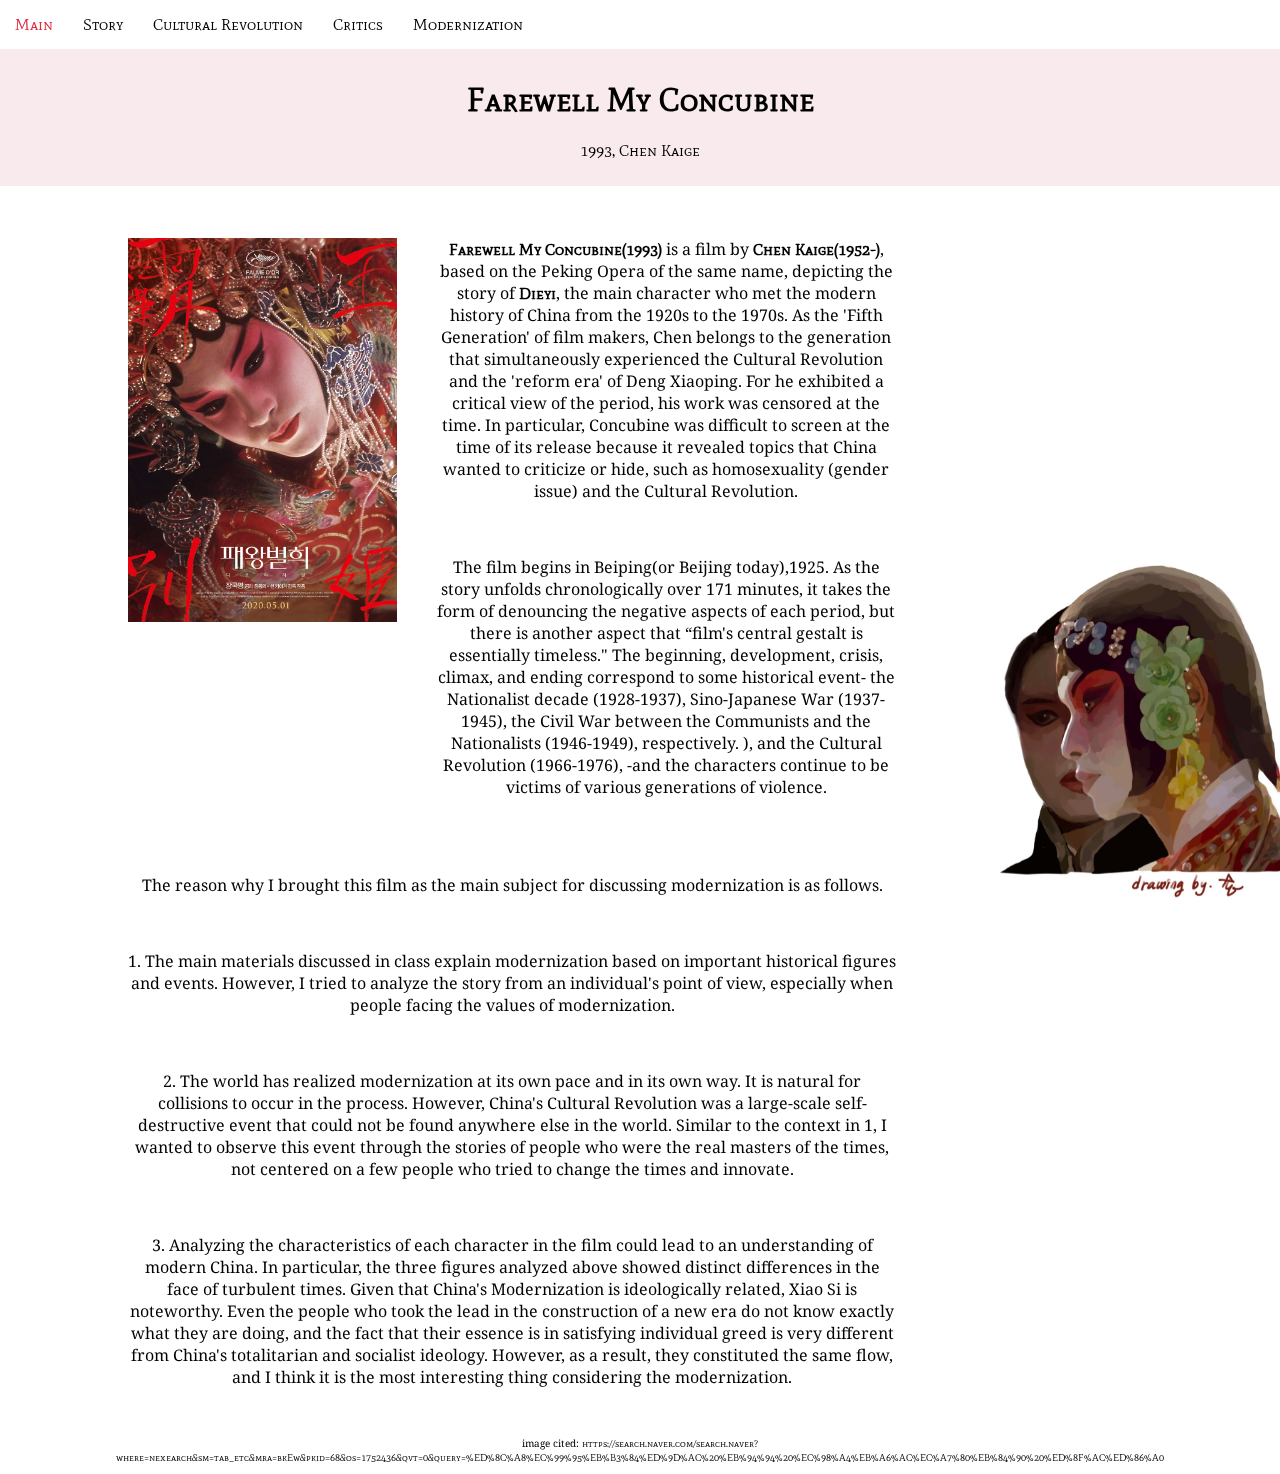
<file: index.html>
<!DOCTYPE html>

<html>
	<head>
    <link href="css/styles.css" rel="stylesheet">
		<style>


		</style>
    <link rel="preconnect" href="https://fonts.gstatic.com">
    <link href="https://fonts.googleapis.com/css2?family=Mate+SC&display=swap" rel="stylesheet">
    <link rel="preconnect" href="https://fonts.gstatic.com">
  <link href="https://fonts.googleapis.com/css2?family=Noto+Serif&display=swap" rel="stylesheet">
 

  </head>
  <body style="text-align: center">
    <div class="bgImage"><img src="images/drawing.jpg"></div>
      <nav>
        <ul class="nav-container">
          <li class="nav-item"><a href="#" style="color:#E1283F;">Main</a></li>
          <li class="nav-item"><a href="storyline.html">Story</a></li>
          <li class="nav-item"><a href="crevolution.html">Cultural Revolution</a></li>
          <li class="nav-item"><a href="critics.html">Critics</a></li>
          <li class="nav-item"><a href="modernization.html">Modernization</a></li>

        </ul>
      </nav>
    
    <div class="redbar">
      <h1>Farewell My Concubine</h1>
      <p style="font-family: 'Mate SC', serif;">1993, Chen Kaige</p>
    </div>
      <br>
      <br>

      <div class="contents">
        <img id="poster" src="images/concubinePoster.jpg">
        <p><span class="title">Farewell My Concubine(1993)</span> is a film by <span class="title">Chen Kaige(1952-)</span>, based on the Peking Opera of the same name, depicting the story of <span class="title">Dieyi</span>, the main character who met the modern history of China from the 1920s to the 1970s. As the 'Fifth Generation' of film makers, Chen belongs to the generation that simultaneously experienced the Cultural Revolution and the 'reform era' of Deng Xiaoping. For he exhibited a critical view of the period, his work was censored at the time. In particular, Concubine was difficult to screen at the time of its release because it revealed topics that China wanted to criticize or hide, such as homosexuality (gender issue) and the Cultural Revolution.</p>
        <br>
        <p>The film begins in Beiping(or Beijing today),1925. As the story unfolds chronologically over 171 minutes,  it takes the form of denouncing the negative aspects of each period, but there is another aspect that  “film's central gestalt is essentially timeless." The beginning, development, crisis, climax, and ending correspond to some historical event- the Nationalist decade (1928-1937), Sino-Japanese War (1937-1945), the Civil War between the Communists and the Nationalists (1946-1949), respectively. ), and the Cultural Revolution (1966-1976), -and the characters continue to be victims of various generations of violence.</p>
        <br>
        <br>

         <p>The reason why I brought this film as the main subject for discussing modernization is as follows.</p>
         <br>
         <p>1. The main materials discussed in class explain modernization based on important historical figures and events. However, I tried to analyze the story from an individual's point of view, especially when people facing the values of modernization.</p>
         <br>
         <p>2. The world has realized modernization at its own pace and in its own way. It is natural for collisions to occur in the process. However, China's Cultural Revolution was a large-scale self-destructive event that could not be found anywhere else in the world. Similar to the context in 1, I wanted to observe this event through the stories of people who were the real masters of the times, not centered on a few people who tried to change the times and innovate.</p>
         <br>
         <p>3. Analyzing the characteristics of each character in the film could lead to an understanding of modern China. In particular, the three figures analyzed above showed distinct differences in the face of turbulent times. Given that China's Modernization is ideologically related, Xiao Si is noteworthy. Even the people who took the lead in the construction of a new era do not know exactly what they are doing, and the fact that their essence is in satisfying individual greed is very different from China's totalitarian and socialist ideology. However, as a result, they constituted the same flow, and I think it is the most interesting thing considering the modernization.</p>
         <br>
      </div>

      <p id="source">image cited: <a href="https://search.naver.com/search.naver?where=nexearch&sm=tab_etc&mra=bkEw&pkid=68&os=1752436&qvt=0&query=%ED%8C%A8%EC%99%95%EB%B3%84%ED%9D%AC%20%EB%94%94%20%EC%98%A4%EB%A6%AC%EC%A7%80%EB%84%90%20%ED%8F%AC%ED%86%A0">https://search.naver.com/search.naver?where=nexearch&sm=tab_etc&mra=bkEw&pkid=68&os=1752436&qvt=0&query=%ED%8C%A8%EC%99%95%EB%B3%84%ED%9D%AC%20%EB%94%94%20%EC%98%A4%EB%A6%AC%EC%A7%80%EB%84%90%20%ED%8F%AC%ED%86%A0</a></p>
     
</html>
</file>
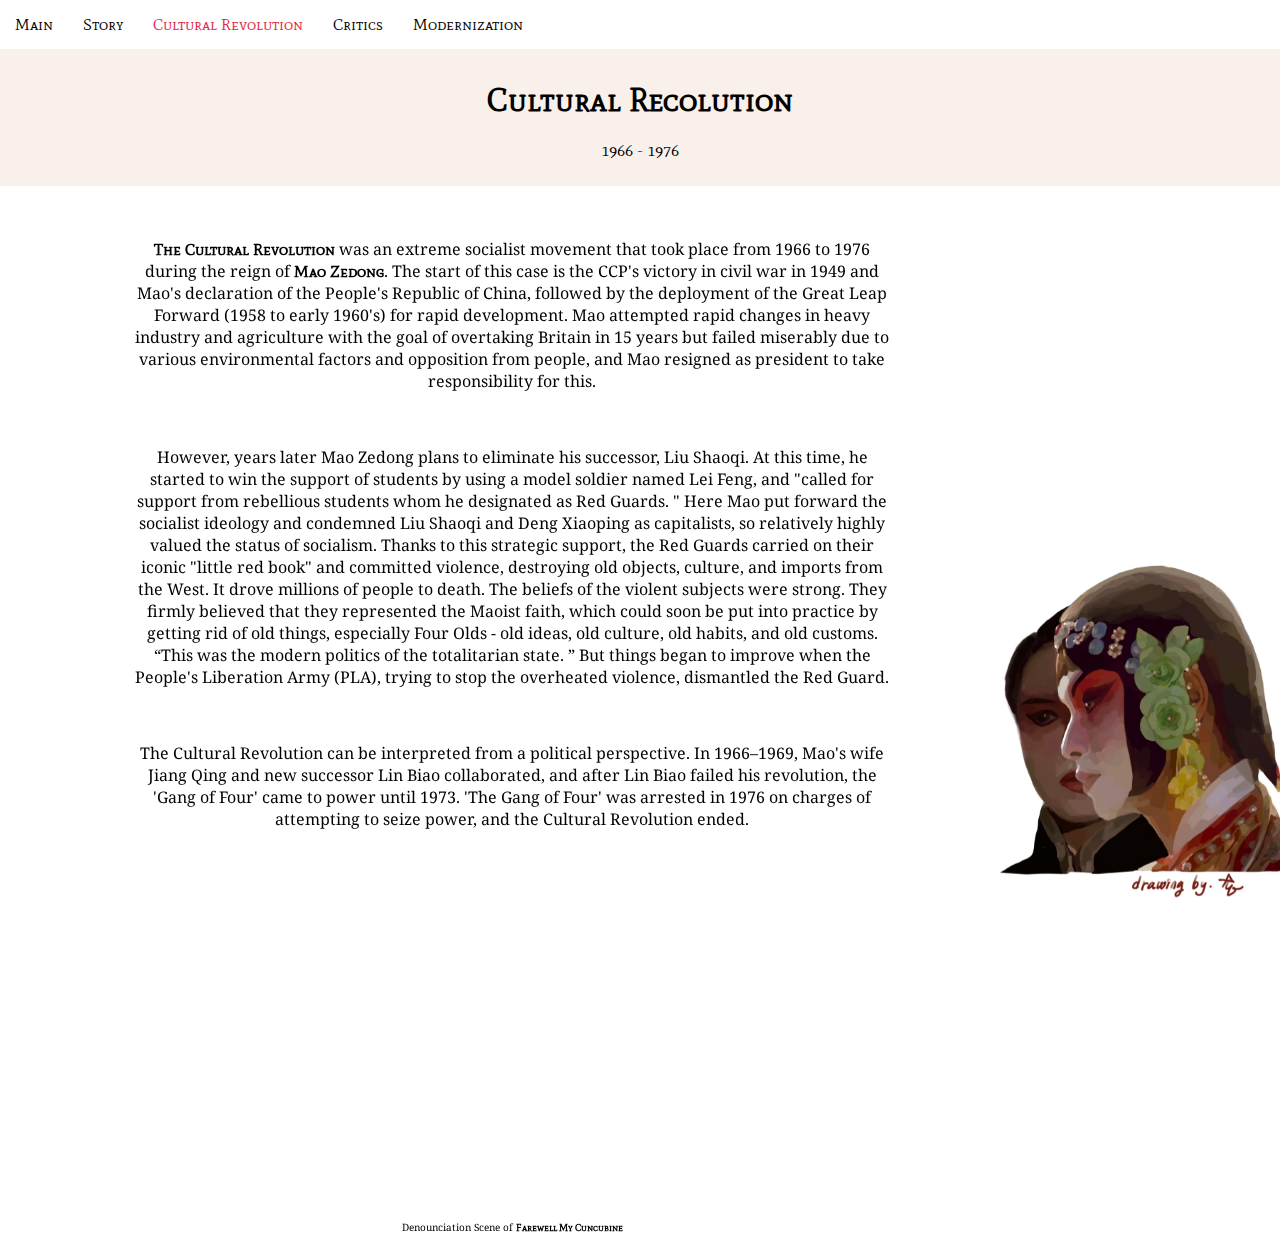
<file: crevolution.html>
<!DOCTYPE html>

<html>
	<head>
    <link href="css/styles.css" rel="stylesheet">
		<style>

		</style>
    <link rel="preconnect" href="https://fonts.gstatic.com">
    <link href="https://fonts.googleapis.com/css2?family=Mate+SC&display=swap" rel="stylesheet">
    <link rel="preconnect" href="https://fonts.gstatic.com">
<link href="https://fonts.googleapis.com/css2?family=Noto+Serif&display=swap" rel="stylesheet">
 

  </head>
  <body style="text-align: center">
    <div class="bgImage"><img src="images/drawing.jpg"></div>
      <nav>
        <ul class="nav-container">
          <li class="nav-item"><a href="index.html">Main</a></li>
          <li class="nav-item"><a href="storyline.html">Story</a></li>
          <li class="nav-item"><a href="crevolution.html" style="color:#E1283F;">Cultural Revolution</a></li>
          <li class="nav-item"><a href="critics.html">Critics</a></li>
          <li class="nav-item"><a href="modernization.html">Modernization</a></li>
        </ul>
      </nav>
    
    <div class="redbar" style="  background-color: #F9F0EB; padding: 10px 0 10px 0;">
      <h1>Cultural Recolution</h1>
      <p style="font-family: 'Mate SC', serif;">1966 - 1976</p>
    </div>
      <br>
      <br>

      <div class="contents">
        <p><span class="title">The Cultural Revolution</span> was an extreme socialist movement that took place from 1966 to 1976 during the reign of <span class="title">Mao Zedong</span>. The start of this case is the CCP's victory in civil war in 1949 and Mao's declaration of the People's Republic of China, followed by the deployment of the Great Leap Forward (1958 to early 1960's) for rapid development. Mao attempted rapid changes in heavy industry and agriculture with the goal of overtaking Britain in 15 years but failed miserably due to various environmental factors and opposition from people, and Mao resigned as president to take responsibility for this.</p>
        <br>
        <p>However, years later Mao Zedong plans to eliminate his successor, Liu Shaoqi. At this time, he started to win the support of students by using a model soldier named Lei Feng, and "called for support from rebellious students whom he designated as Red Guards. " Here Mao put forward the socialist ideology and condemned Liu Shaoqi and Deng Xiaoping as capitalists, so relatively highly valued the status of socialism. Thanks to this strategic support, the Red Guards carried on their iconic "little red book" and committed violence, destroying old objects, culture, and imports from the West. It drove millions of people to death. The beliefs of the violent subjects were strong. They firmly believed that they represented the Maoist faith, which could soon be put into practice by getting rid of old things, especially Four Olds - old ideas, old culture, old habits, and old customs. “This was the modern politics of the totalitarian state. ” But things began to improve when the People's Liberation Army (PLA), trying to stop the overheated violence, dismantled the Red Guard.</p>
        <br>
        <p>The Cultural Revolution can be interpreted from a political perspective. In 1966–1969, Mao's wife Jiang Qing and new successor Lin Biao collaborated, and after Lin Biao failed his revolution, the 'Gang of Four' came to power until 1973. 'The Gang of Four' was arrested in 1976 on charges of attempting to seize power, and the Cultural Revolution ended.</p>
        <br>
        <br>
        <iframe width="560" height="315" src="https://www.youtube.com/embed/P_5ryh9ND68" title="YouTube video player" frameborder="0" allow="accelerometer; autoplay; clipboard-write; encrypted-media; gyroscope; picture-in-picture" allowfullscreen></iframe>
        <p class="info">Denounciation Scene of <span class="title">Farewell My Cuncubine</span></p>
      </div>
</html>
</file>
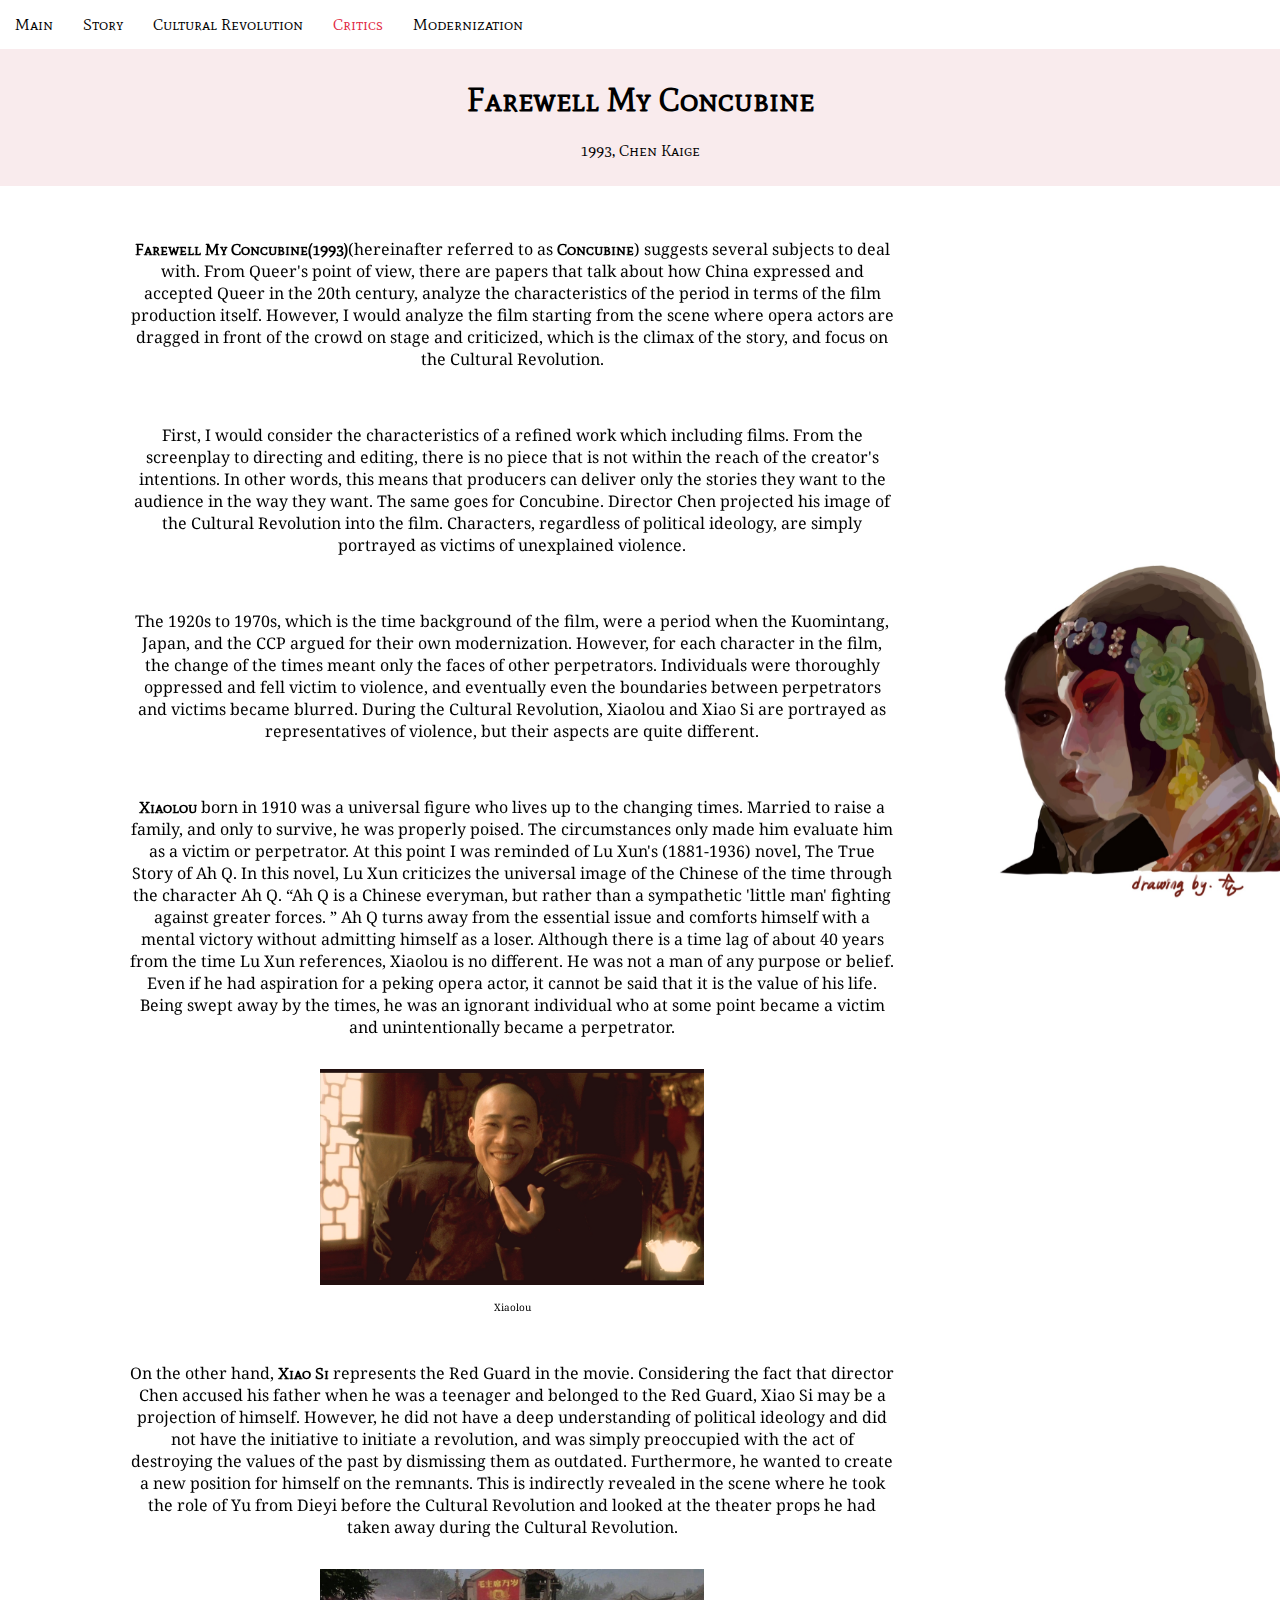
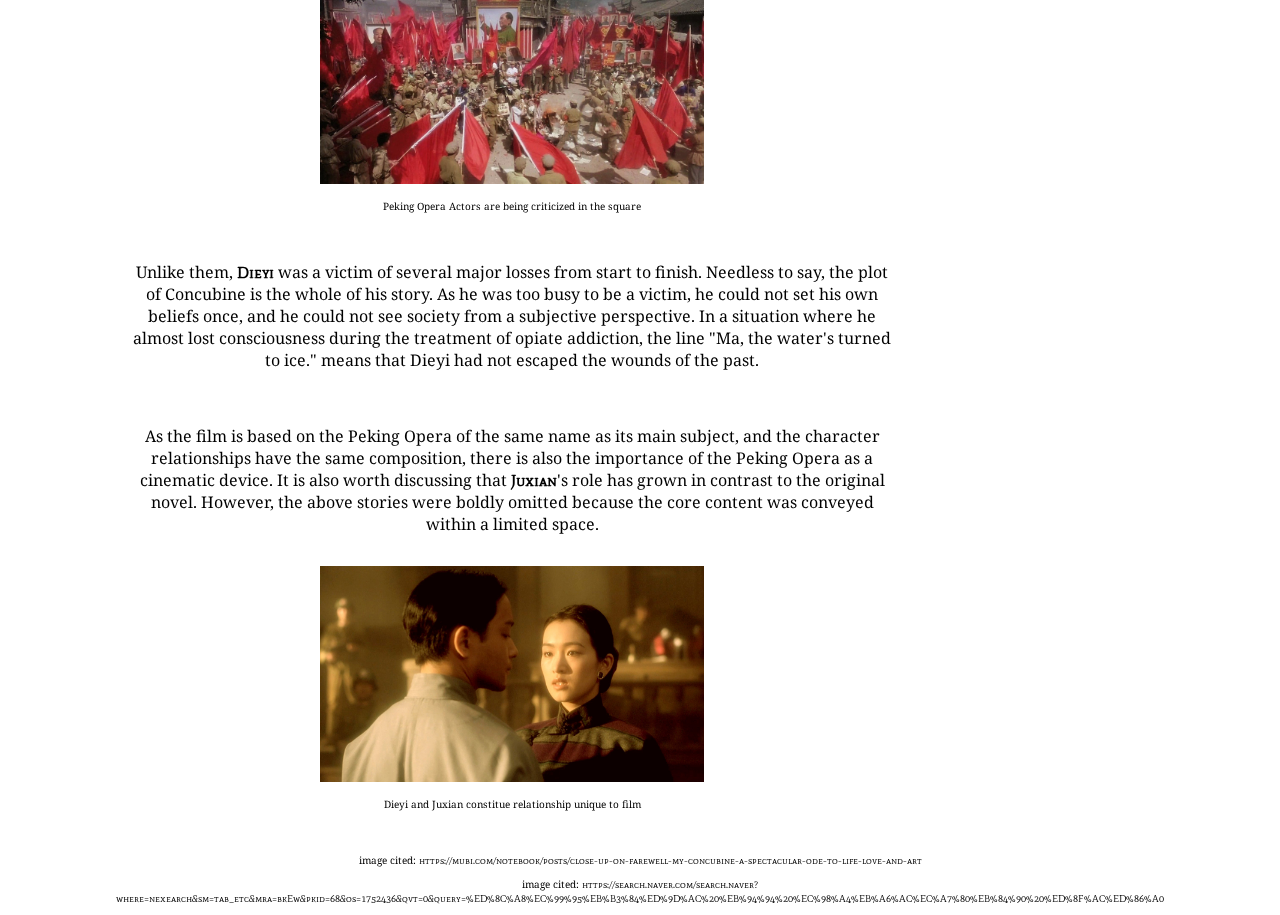
<file: critics.html>
<!DOCTYPE html>

<html>
	<head>
    <link href="css/styles.css" rel="stylesheet">
		<style>

		</style>
    <link rel="preconnect" href="https://fonts.gstatic.com">
    <link href="https://fonts.googleapis.com/css2?family=Mate+SC&display=swap" rel="stylesheet">
    <link rel="preconnect" href="https://fonts.gstatic.com">
<link href="https://fonts.googleapis.com/css2?family=Noto+Serif&display=swap" rel="stylesheet">
 

  </head>
  <body style="text-align: center">
    <div class="bgImage"><img src="images/drawing.jpg"></div>
      <nav>
        <ul class="nav-container">
          <li class="nav-item"><a href="index.html">Main</a></li>
          <li class="nav-item"><a href="storyline.html">Story</a></li>
          <li class="nav-item"><a href="crevolution.html">Cultural Revolution</a></li>
          <li class="nav-item"><a href="critics.html" style="color:#E1283F;">Critics</a></li>
          <li class="nav-item"><a href="modernization.html">Modernization</a></li>
        </ul>
      </nav>
    
    <div class="redbar">
      <h1>Farewell My Concubine</h1>
      <p style="font-family: 'Mate SC', serif;">1993, Chen Kaige</p>
    </div>
      <br>
      <br>

      <div class="contents">
        <p><span class="title">Farewell My Concubine(1993)</span>(hereinafter referred to as <span class="title">Concubine</span>) suggests several subjects to deal with. From Queer's point of view, there are papers that talk about how China expressed and accepted Queer in the 20th century,  analyze the characteristics of the period in terms of the film production itself.  However, I would analyze the film starting from the scene where opera actors are dragged in front of the crowd on stage and criticized, which is the climax of the story, and focus on the Cultural Revolution.</p>
        <br>
        <p> First, I would consider the characteristics of a refined work which including films. From the screenplay to directing and editing, there is no piece that is not within the reach of the creator's intentions. In other words, this means that producers can deliver only the stories they want to the audience in the way they want. The same goes for Concubine. Director Chen projected his image of the Cultural Revolution into the film. Characters, regardless of political ideology, are simply portrayed as victims of unexplained violence.</p>
        <br>
        <p> The 1920s to 1970s, which is the time background of the film, were a period when the Kuomintang, Japan, and the CCP argued for their own modernization. However, for each character in the film, the change of the times meant only the faces of other perpetrators. Individuals were thoroughly oppressed and fell victim to violence, and eventually even the boundaries between perpetrators and victims became blurred. During the Cultural Revolution, Xiaolou and Xiao Si are portrayed as representatives of violence, but their aspects are quite different.</p>
        <br>
        <p>
          <span class="title">Xiaolou</span> born in 1910 was a universal figure who lives up to the changing times. Married to raise a family, and only to survive, he was properly poised. The circumstances only made him evaluate him as a victim or perpetrator. At this point I was reminded of Lu Xun's (1881-1936) novel, The True Story of Ah Q. In this novel, Lu Xun criticizes the universal image of the Chinese of the time through the character Ah Q. “Ah Q is a Chinese everyman, but rather than a sympathetic 'little man' fighting against greater forces. ” Ah Q turns away from the essential issue and comforts himself with a mental victory without admitting himself as a loser. Although there is a time lag of about 40 years from the time Lu Xun references, Xiaolou is no different. He was not a man of any purpose or belief. Even if he had aspiration for a peking opera actor, it cannot be said that it is the value of his life. Being swept away by the times, he was an ignorant individual who at some point became a victim and unintentionally became a perpetrator.
        </p>
        <img id="textimage" src="images/xiaolou.png">
        <p class="info">Xiaolou</p>
        <br>

        <p> On the other hand, <span class="title">Xiao Si</span> represents the Red Guard in the movie. Considering the fact that director Chen accused his father when he was a teenager and belonged to the Red Guard, Xiao Si may be a projection of himself. However, he did not have a deep understanding of political ideology and did not have the initiative to initiate a revolution, and was simply preoccupied with the act of destroying the values of the past by dismissing them as outdated. Furthermore, he wanted to create a new position for himself on the remnants. This is indirectly revealed in the scene where he took the role of Yu from Dieyi before the Cultural Revolution and looked at the theater props he had taken away during the Cultural Revolution.</p>
        <img id="textimage" src="images/concubineCR.jpg">
        <p class="info">Peking Opera Actors are being criticized in the square</p>
        <br>

        <p> Unlike them, <span class="title">Dieyi</span> was a victim of several major losses from start to finish. Needless to say, the plot of Concubine is the whole of his story. As he was too busy to be a victim, he could not set his own beliefs once, and he could not see society from a subjective perspective. In a situation where he almost lost consciousness during the treatment of opiate addiction, the line "Ma, the water's turned to ice." means that Dieyi had not escaped the wounds of the past.</p>
        <br>

        <p> As the film is based on the Peking Opera of the same name as its main subject, and the character relationships have the same composition, there is also the importance of the Peking Opera as a cinematic device. It is also worth discussing that <span class="title">Juxian</span>'s role has grown in contrast to the original novel. However, the above stories were boldly omitted because the core content was conveyed within a limited space.</p>
        <img id="textimage" src="images/juxian.jpg">
        <p class="info">Dieyi and Juxian constitue relationship unique to film</p>
        <br>
      </div>

      <p id="source">image cited: <a href="https://mubi.com/notebook/posts/close-up-on-farewell-my-concubine-a-spectacular-ode-to-life-love-and-art">https://mubi.com/notebook/posts/close-up-on-farewell-my-concubine-a-spectacular-ode-to-life-love-and-art</a></p>
      <p id="source">image cited: <a href="https://search.naver.com/search.naver?where=nexearch&sm=tab_etc&mra=bkEw&pkid=68&os=1752436&qvt=0&query=%ED%8C%A8%EC%99%95%EB%B3%84%ED%9D%AC%20%EB%94%94%20%EC%98%A4%EB%A6%AC%EC%A7%80%EB%84%90%20%ED%8F%AC%ED%86%A0">https://search.naver.com/search.naver?where=nexearch&sm=tab_etc&mra=bkEw&pkid=68&os=1752436&qvt=0&query=%ED%8C%A8%EC%99%95%EB%B3%84%ED%9D%AC%20%EB%94%94%20%EC%98%A4%EB%A6%AC%EC%A7%80%EB%84%90%20%ED%8F%AC%ED%86%A0</a></p>
     
    </body>

     
</html>
</file>
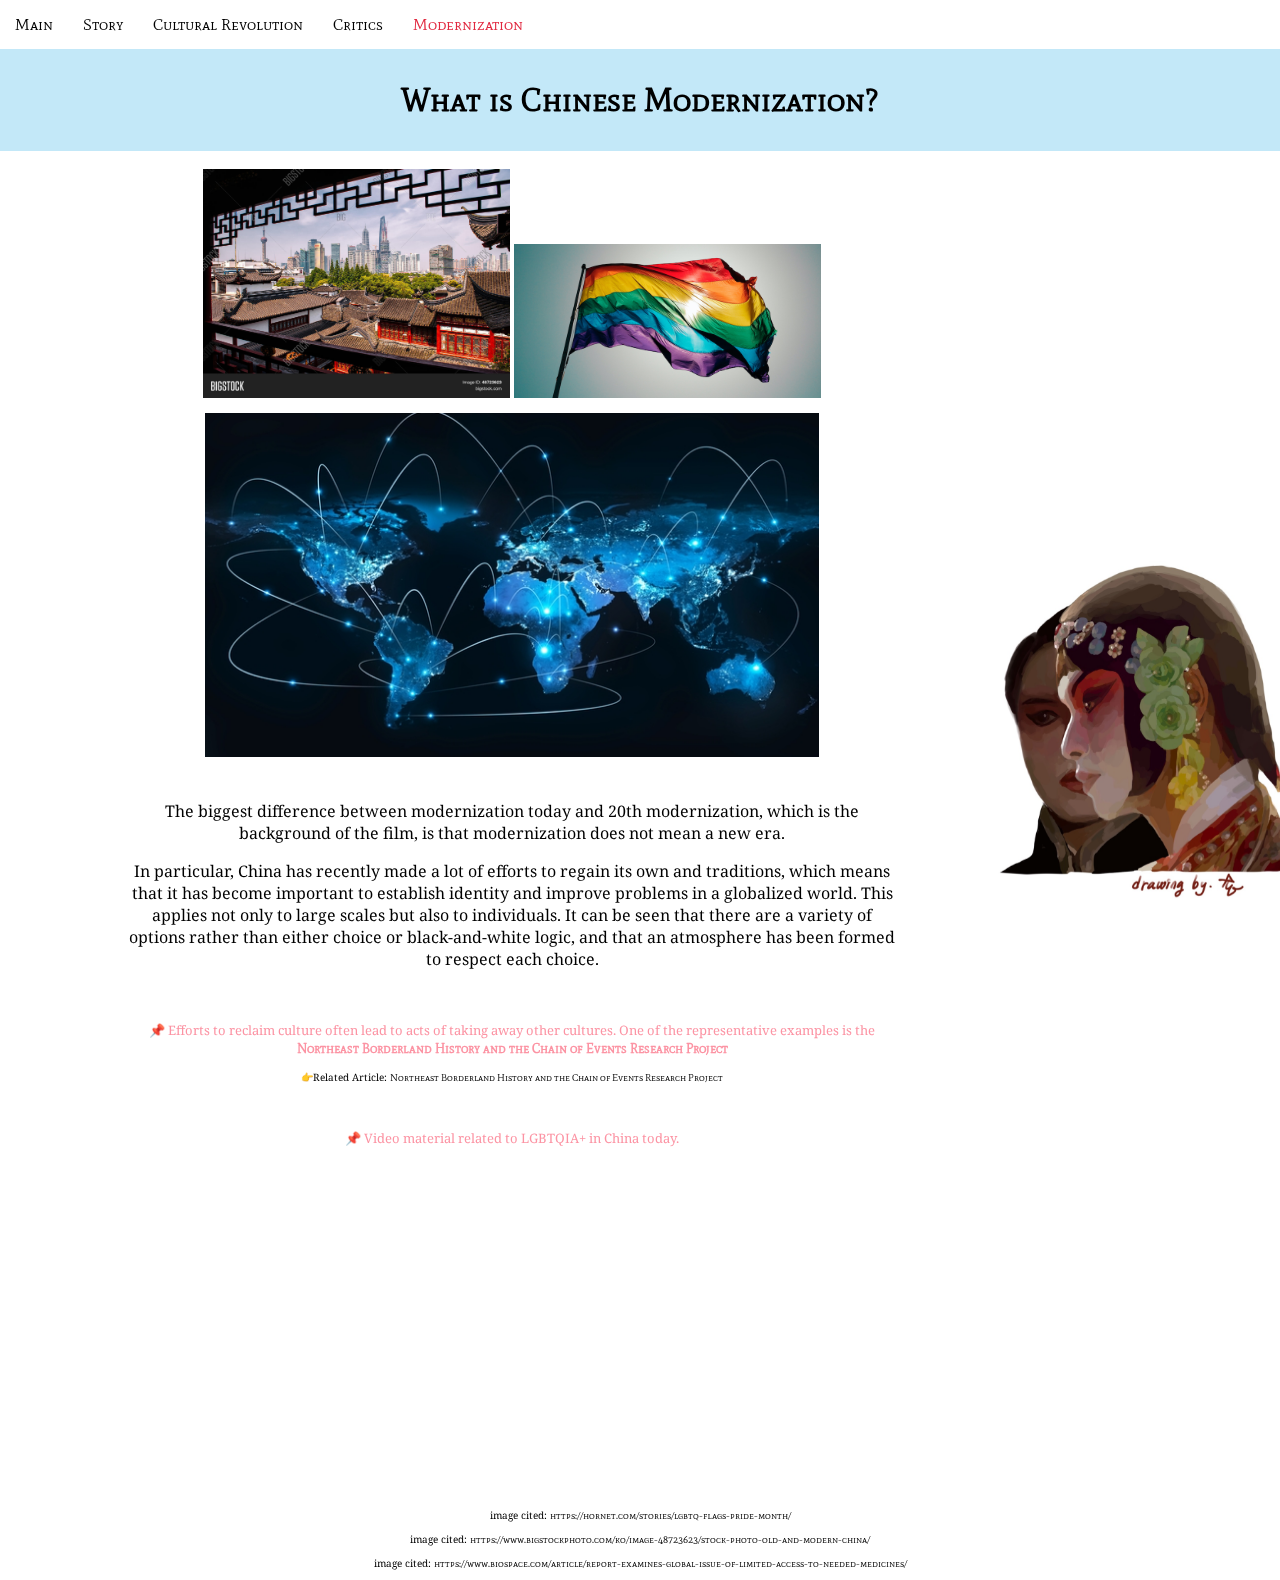
<file: modernization.html>
<!DOCTYPE html>

<html>
	<head>
    <link href="css/styles.css" rel="stylesheet">
		<style>


		</style>
    <link rel="preconnect" href="https://fonts.gstatic.com">
    <link href="https://fonts.googleapis.com/css2?family=Mate+SC&display=swap" rel="stylesheet">
    <link rel="preconnect" href="https://fonts.gstatic.com">
  <link href="https://fonts.googleapis.com/css2?family=Noto+Serif&display=swap" rel="stylesheet">
 

  </head>
  <body style="text-align: center">
    <div class="bgImage"><img src="images/drawing.jpg"></div>
      <nav>
        <ul class="nav-container">
          <li class="nav-item"><a href="index.html">Main</a></li>
          <li class="nav-item"><a href="storyline.html">Story</a></li>
          <li class="nav-item"><a href="crevolution.html">Cultural Revolution</a></li>
          <li class="nav-item"><a href="critics.html">Critics</a></li>
          <li class="nav-item"><a href="modernization.html" style="color:#E1283F;">Modernization</a></li>

        </ul>
      </nav>
    
    <div class="redbar" style="background-color:#C3E8F8;">
      <h1>What is Chinese Modernization?</h1>
    </div>
      <br>

      <div class="contents">
      <img src="images/modernchina.jpg" style="width:40%;"> <img src="images/flag.jpg" style="width:40%;">
      <img src="images/global.jpg" style="width:80%; margin-top: 10px;">
      <br>
      <br>

      <p>The biggest difference between modernization today and 20th modernization, which is the background of the film, is that modernization does not mean a new era.</p> 
      <p>In particular, China has recently made a lot of efforts to regain its own and traditions, which means that it has become important to establish identity and improve problems in a globalized world. This applies not only to large scales but also to individuals. It can be seen that there are a variety of options rather than either choice or black-and-white logic, and that an atmosphere has been formed to respect each choice.</p>

      <br>
      <p class="info" style="font-size:13px; color:#fc93a3;">
        📌 Efforts to reclaim culture often lead to acts of taking away other cultures. One of the representative examples is the <span class="title">Northeast Borderland History and the Chain of Events Research Project</span></p>
      <p class="info">👉Related Article: <a href="http://contents.nahf.or.kr/english/item/level.do?levelId=iscd_002e">Northeast Borderland History and the Chain of Events Research Project</a></p>
      <br>

      <p class="info" style="font-size:13px; color:#fc93a3;">
        📌 Video material related to LGBTQIA+ in China today.
      </p>
        <iframe width="560" height="315" src="https://www.youtube.com/embed/C7hy1EOGjrM" title="YouTube video player" frameborder="0" allow="accelerometer; autoplay; clipboard-write; encrypted-media; gyroscope; picture-in-picture" allowfullscreen></iframe>
      </div>
      <br>
      <p id="source">image cited: <a href="https://hornet.com/stories/lgbtq-flags-pride-month/">https://hornet.com/stories/lgbtq-flags-pride-month/</a></p>
      <p id="source">image cited: <a href="https://www.bigstockphoto.com/ko/image-48723623/stock-photo-old-and-modern-china/">https://www.bigstockphoto.com/ko/image-48723623/stock-photo-old-and-modern-china/</a></p>
      <p id="source">image cited: <a href="https://www.biospace.com/article/report-examines-global-issue-of-limited-access-to-needed-medicines/">https://www.biospace.com/article/report-examines-global-issue-of-limited-access-to-needed-medicines/</a></p>
  </body>
     
</html>
</file>
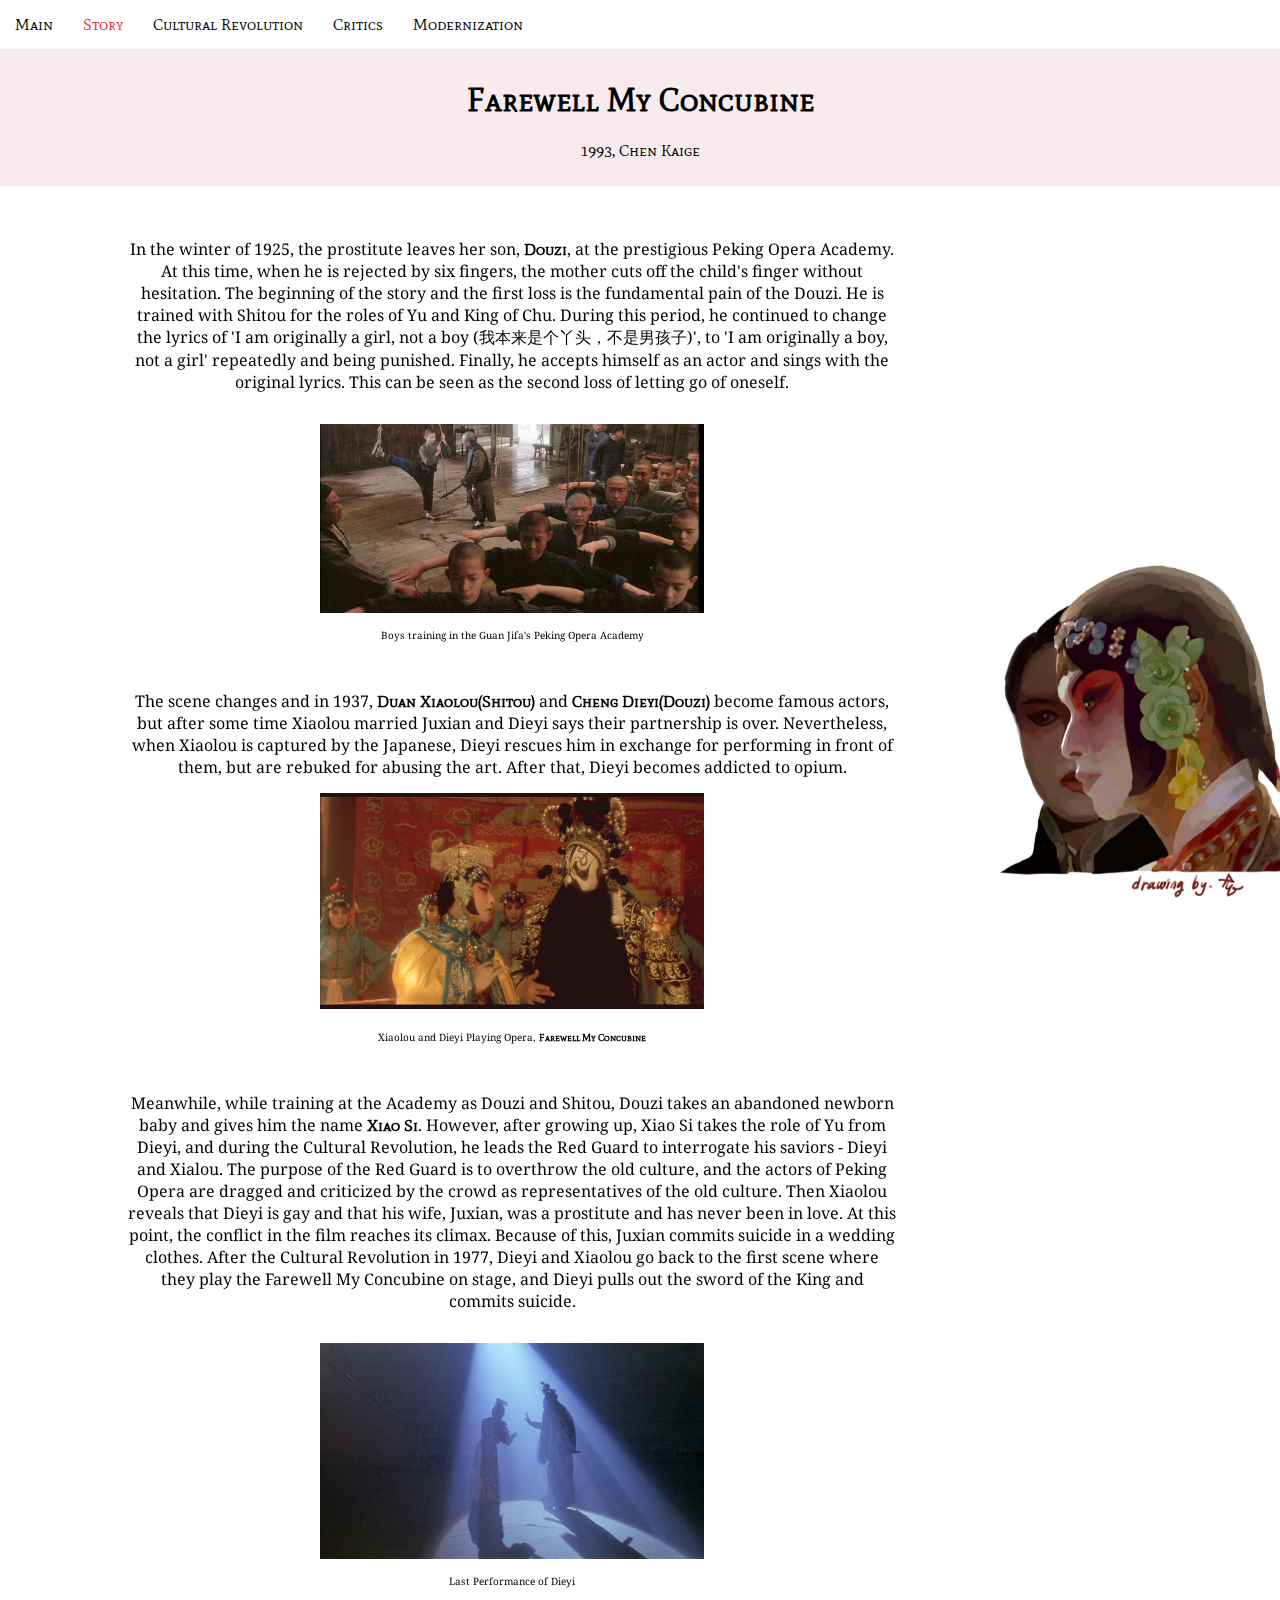
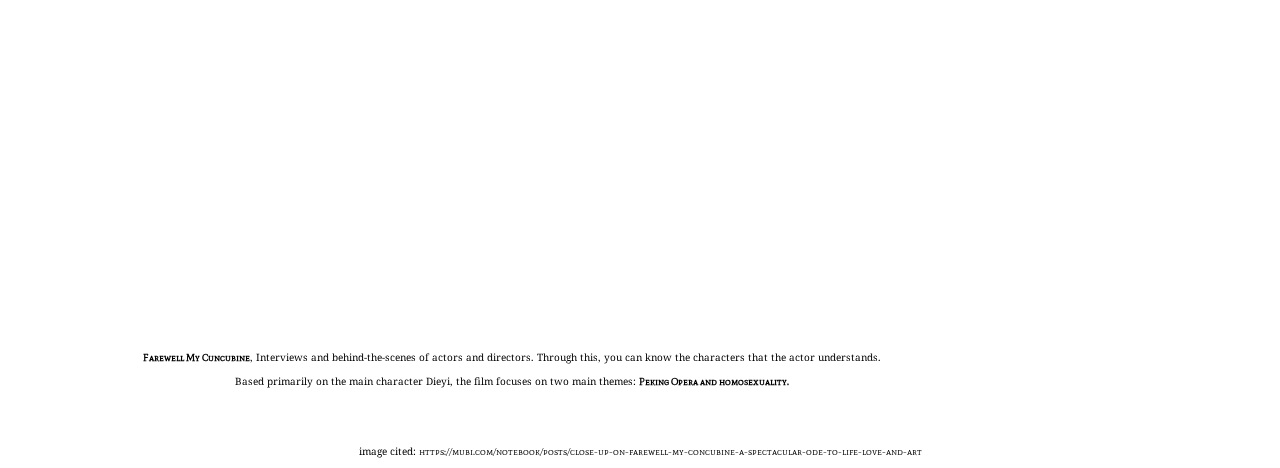
<file: storyline.html>
<!DOCTYPE html>

<html>
	<head>
    <link href="css/styles.css" rel="stylesheet">
		<style>

		</style>
    <link rel="preconnect" href="https://fonts.gstatic.com">
    <link href="https://fonts.googleapis.com/css2?family=Mate+SC&display=swap" rel="stylesheet">
    <link rel="preconnect" href="https://fonts.gstatic.com">
<link href="https://fonts.googleapis.com/css2?family=Noto+Serif&display=swap" rel="stylesheet">
 

  </head>
  <body style="text-align: center">
    <div class="bgImage"><img src="images/drawing.jpg"></div>
      <nav>
        <ul class="nav-container">
          <li class="nav-item"><a href="index.html">Main</a></li>
          <li class="nav-item"><a href="storyline.html" style="color:#E1283F;">Story</a></li>
          <li class="nav-item"><a href="crevolution.html">Cultural Revolution</a></li>
          <li class="nav-item"><a href="critics.html">Critics</a></li>
          <li class="nav-item"><a href="modernization.html">Modernization</a></li>
        </ul>
      </nav>
    
    <div class="redbar">
      <h1>Farewell My Concubine</h1>
      <p style="font-family: 'Mate SC', serif;">1993, Chen Kaige</p>
    </div>
      <br>
      <br>

      <div class="contents">
        <p>In the winter of 1925, the prostitute leaves her son, <span class="title">Douzi</span>, at the prestigious Peking Opera Academy. At this time, when he is rejected by six fingers, the mother cuts off the child's finger without hesitation. The beginning of the story and the first loss is the fundamental pain of the Douzi. He is trained with Shitou for the roles of Yu and King of Chu.  During this period, he continued to change the lyrics of 'I am originally a girl, not a boy (我本来是个丫头，不是男孩子)', to 'I am originally a boy, not a girl' repeatedly and being punished. Finally, he accepts himself as an actor and sings with the original lyrics. This can be seen as the second loss of letting go of oneself. </p>
        <img id="textimage" src="images/concubineTraining.jpg">
        <p class="info">Boys training in the Guan Jifa's Peking Opera Academy</p>
        <br>

        <p>The scene changes and in 1937, <span class="title">Duan Xiaolou(Shitou)</span> and <span class="title">Cheng Dieyi(Douzi)</span> become famous actors, but after some time Xiaolou married Juxian and Dieyi says their partnership is over. Nevertheless, when Xiaolou is captured by the Japanese, Dieyi rescues him in exchange for performing in front of them, but are rebuked for abusing the art. After that, Dieyi becomes addicted to opium.
        <img id="textimage" src="images/concubineDialogue.png">
        <p class="info">Xiaolou and Dieyi Playing Opera, <span class="title">Farewell My Concubine</span></p>
        <br>

        <p>Meanwhile, while training at the Academy as Douzi and Shitou, Douzi takes an abandoned newborn baby and gives him the name <span class="title">Xiao Si</span>. However, after growing up, Xiao Si takes the role of Yu from Dieyi, and during the Cultural Revolution, he leads the Red Guard to interrogate his saviors - Dieyi and Xialou. The purpose of the Red Guard is to overthrow the old culture, and the actors of Peking Opera are dragged and criticized by the crowd as representatives of the old culture. Then Xiaolou reveals that Dieyi is gay and that his wife, Juxian, was a prostitute and has never been in love. At this point, the conflict in the film reaches its climax. Because of this, Juxian commits suicide in a wedding clothes. After the Cultural Revolution in 1977, Dieyi and Xiaolou go back to the first scene where they play the Farewell My Concubine on stage, and Dieyi pulls out the sword of the King and commits suicide. </p>
        <img id="textimage" src="images/concubineLast.jpg">
        <p class="info">Last Performance of Dieyi</p>
        <br>
        <iframe width="560" height="315" src="https://www.youtube.com/embed/1yc9QXTCOv4" title="YouTube video player" frameborder="0" allow="accelerometer; autoplay; clipboard-write; encrypted-media; gyroscope; picture-in-picture" allowfullscreen></iframe>
        <p class="info"><span class="title">Farewell My Cuncubine</span>, Interviews and behind-the-scenes of actors and directors. Through this, you can know the characters that the actor understands.</p>
        <p class="info">Based primarily on the main character Dieyi, the film focuses on two main themes: <span class="title">Peking Opera and homosexuality.</span></p>
      </div>

      <br>
      <br>
      <p id="source">image cited: <a href="https://mubi.com/notebook/posts/close-up-on-farewell-my-concubine-a-spectacular-ode-to-life-love-and-art">https://mubi.com/notebook/posts/close-up-on-farewell-my-concubine-a-spectacular-ode-to-life-love-and-art</a></p>
     </body>
</html>
</file>
<file: css/styles.css>
body {
  margin: 0px;
}

.bgImage img {
  position: fixed;
  bottom: 0;
  right: 0;
  z-index: -1;
  width: 40%;
  background: center / cover no-repeat;
  /* opacity: 0.8; */
}

.redbar {
  background-color: #F9EBED;
  padding: 10px;
}

.menu {
  text-align: center;
}

h1 {
  font-family: 'Mate SC', serif;	
}
h2 {
  font-family: 'Titillium Web', sans-serif;
}
p {
  font-family: 'Noto Serif', serif;
  overflow: auto;				
}
.title {
  font-family: 'Mate SC', serif;
  font-weight: bold;
}

.contents {
  font-family: 'Noto Serif', serif;
  width: 60%;
  margin-left: 10%;
  margin-right: auto;
}

.contents h1 {
	text-align: center;
	margin-top: 75px;
	margin-bottom: 75px;
	color: black;
}
			

a {
	text-decoration: none;
  font-family: 'Mate SC', serif;
  color: black;
}

a:visited {
  color: #685154; 
	text-decoration: none;
	font-family: 'Mate SC', serif;
}

.back {
	background-color: #F5F5F5;
}

.nav-container {
  display: flex;
  flex-direction: row;
  width: 100%;
  margin: 0;
  padding: 0;
  background-color: white;
  list-style-type: none;
}

.nav-item {
  padding: 15px;
  cursor: pointer;

}

#poster {
  float: left;
  width: 35%;
  margin-right: 40px;
  margin-bottom: 20px;

}

.info {
  font-size: 10px;
}

#textimage {
  width: 50%;
  margin: 15px 15px 0 15px;
}

#source {
  font-size: 10px;
}

#source a {
  text-decoration: none;
  color: black;
}
</file>
